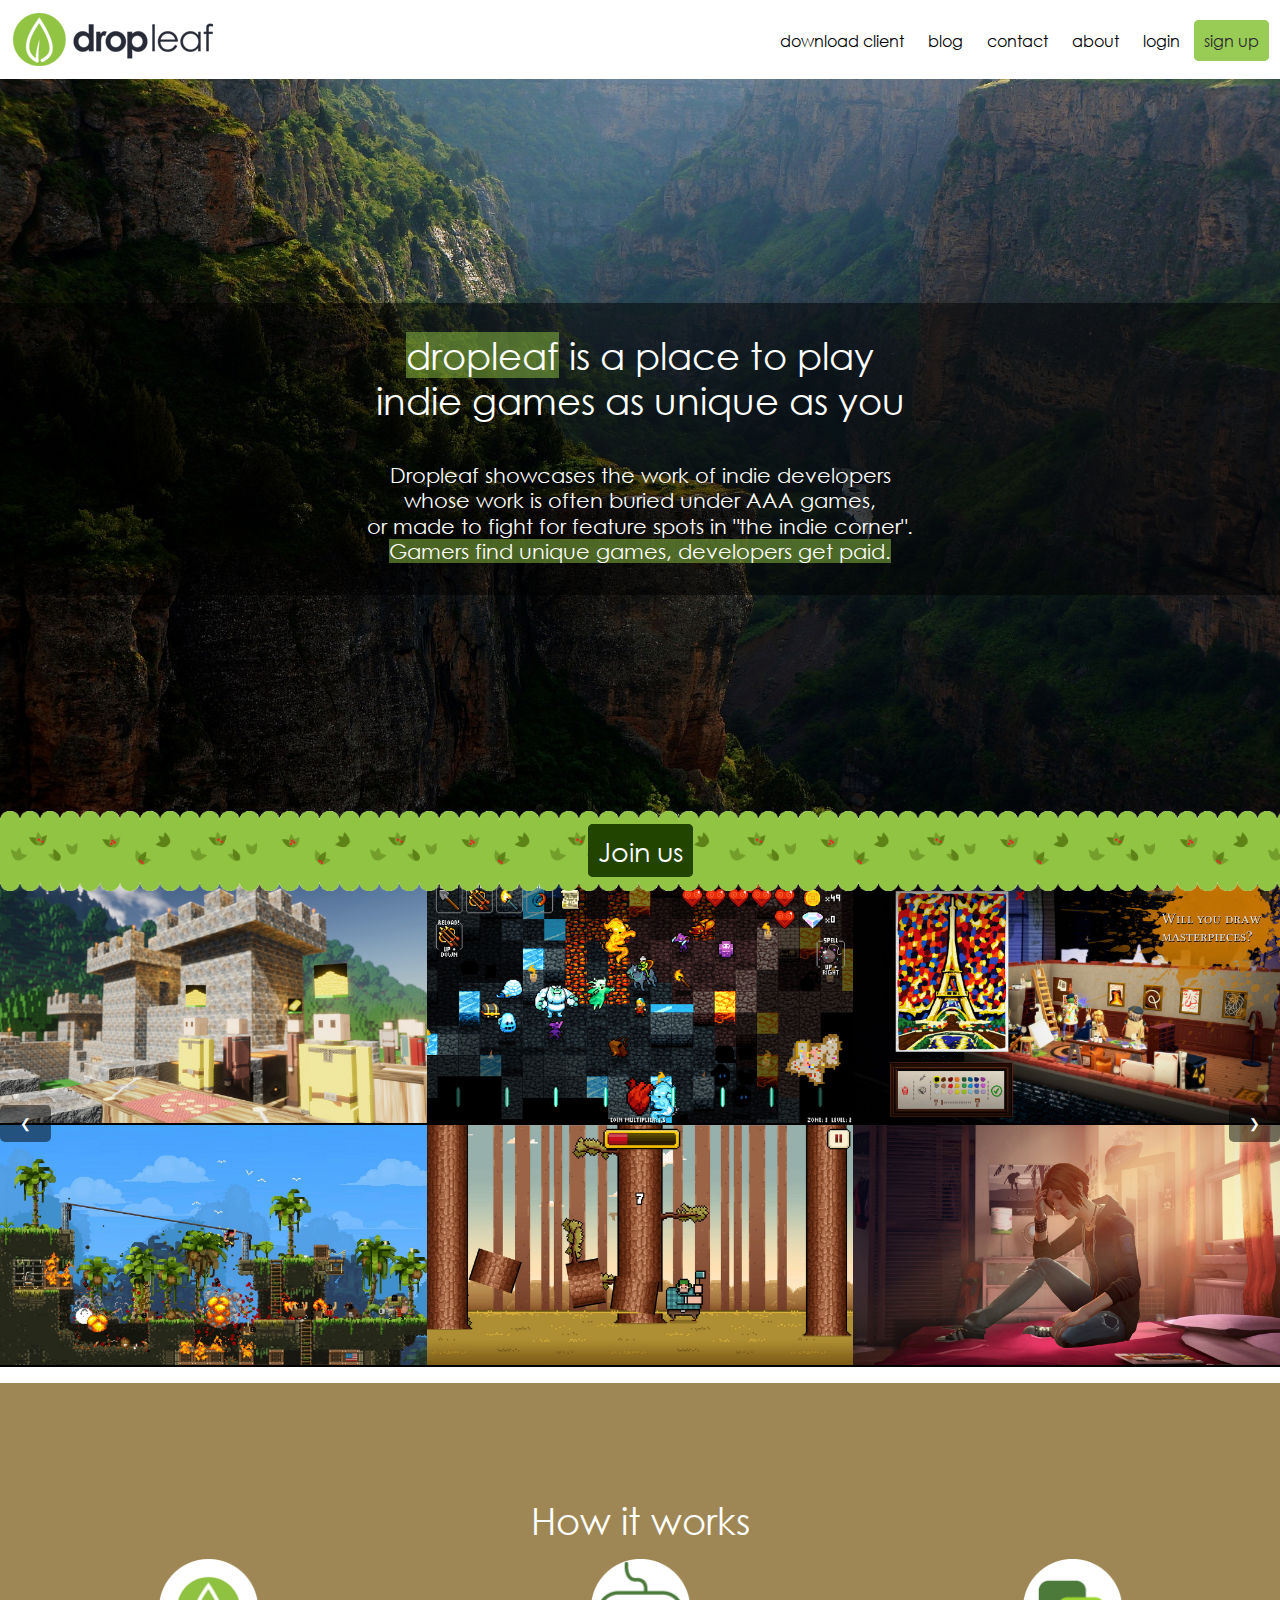
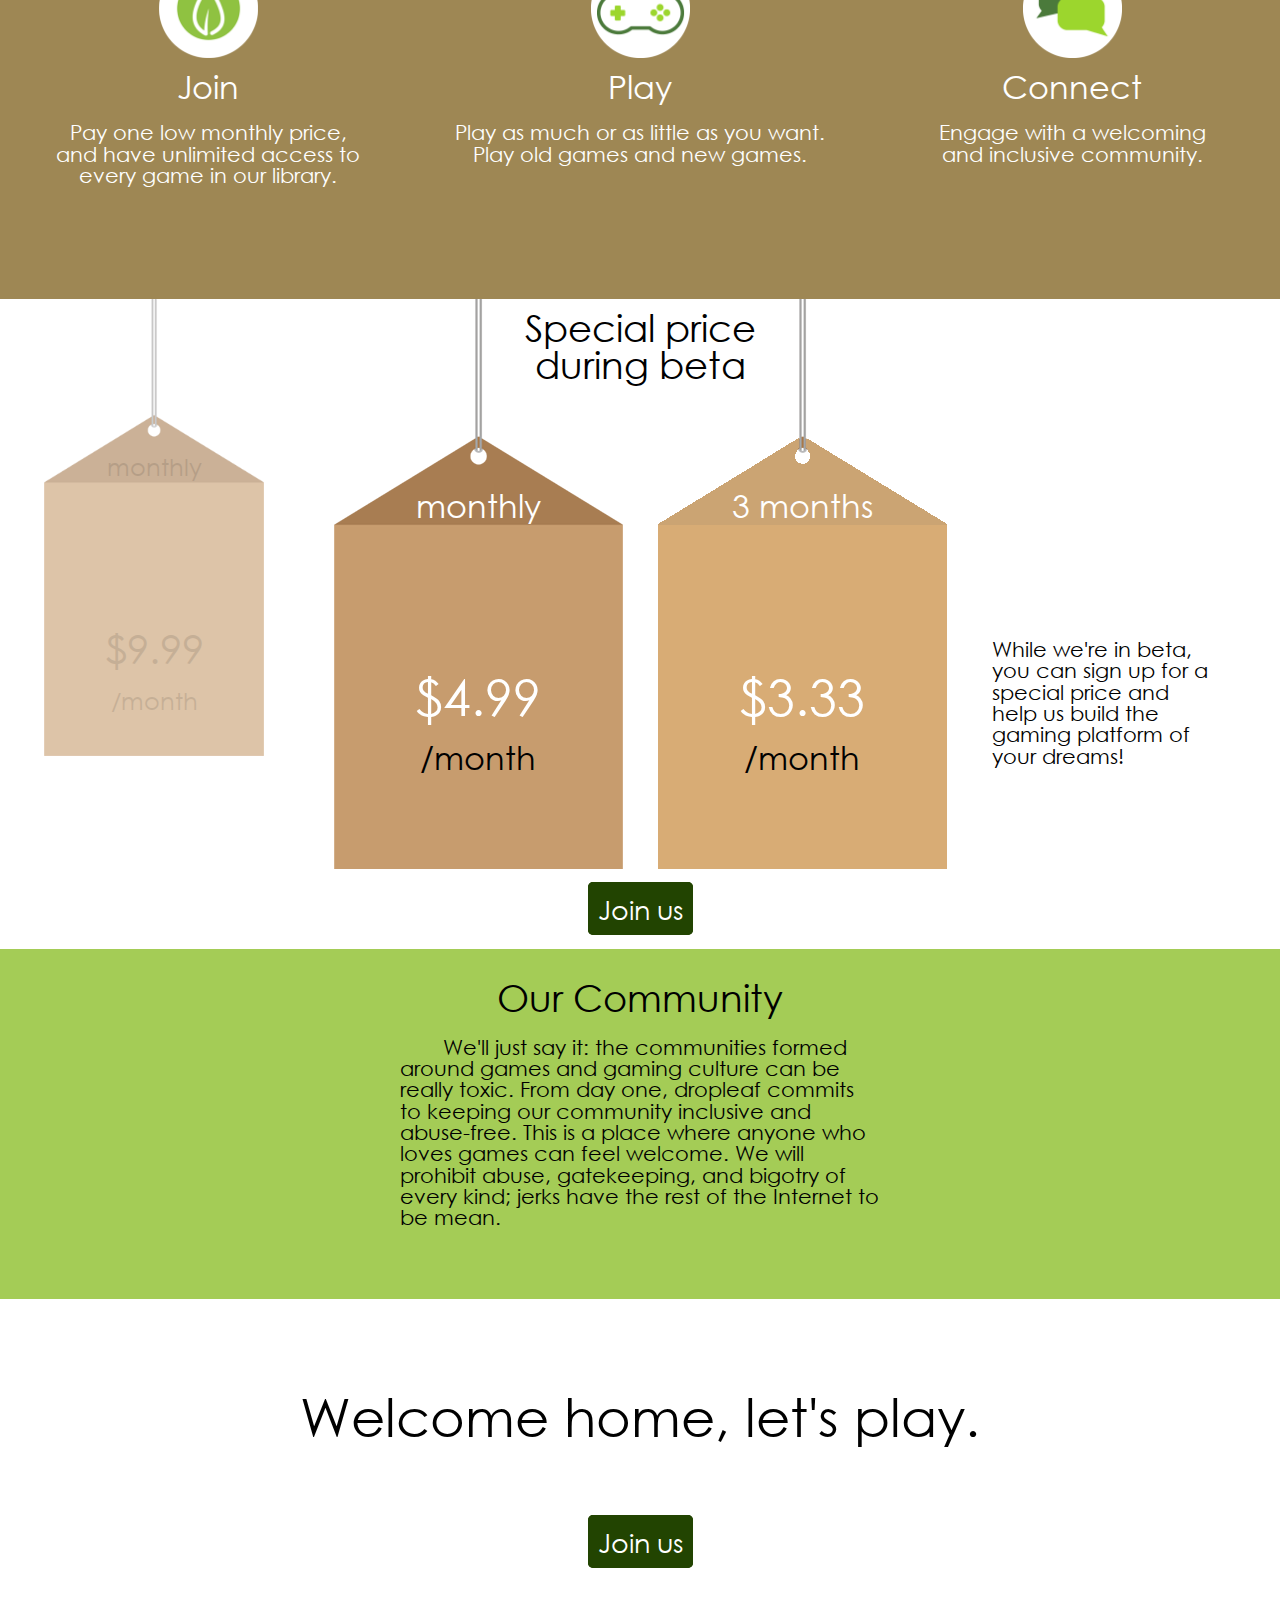
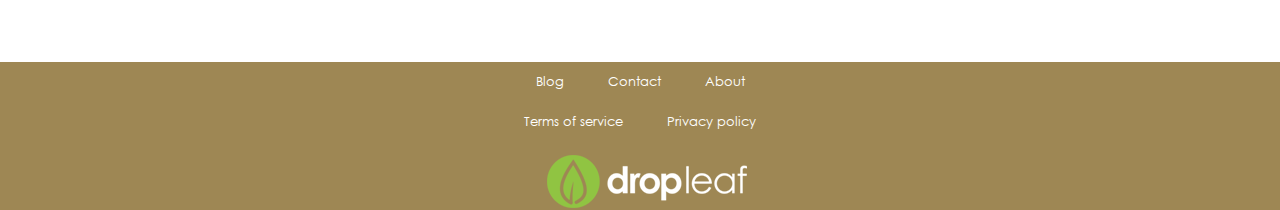
<file: dropleaf/index.html>
<!DOCTYPE html>
<head>
	<link rel="stylesheet" href="css/reset.css">
	<link rel="stylesheet" href="css/style.css">
	<script src="css/slider.js"></script>
	<meta charset="UTF-8">
	<title>dropleaf</title>
</head>
<body>
	<div class="header">
		<div class="logo">
			<img src="img/Logo.png" alt="dropleaf logo" width=200px href="#"></img>
		</div>
		<div class="menubar">
			<span class="menubar">
				<a href="#">download client</a>
				<a href="#">blog</a>
				<a href="#">contact</a>
				<a href="#">about</a>
				<a href="#">login</a>
				<a id="sign-up" href="#">sign up</a>
			</span>
		</div>
	</div>
	<div class=slogan>
		<div class=slogan-text>
			<h1><span class=highlight>dropleaf</span> is a place to play<br>indie games as unique as you</h1>
			<p>Dropleaf showcases the work of indie developers<br>whose work is often buried under AAA games,<br>or made to fight for feature spots in "the indie corner".<br><span class=highlight>Gamers find unique games, developers get paid.</span></p>
		</div>
	</div>
	<div class="bush">
		<a href="#" class="join">Join us</a>
	</div>
	<div class="game-grid">
		<div class="slider">
			<table class="no-spacing" cellspacing="0">
				<tr>
					<td><div class="no-overflow"><a href="#"><img class="game-screenshot" src="img/game-screenshots/1.jpg"></a></div></td>
					<td><div class="no-overflow"><a href="#"><img class="game-screenshot" src="img/game-screenshots/2.jpg"></a></div></td>
					<td><div class="no-overflow"><a href="#"><img class="game-screenshot" src="img/game-screenshots/3.jpg"></a></div></td>
				</tr>
				<tr>
					<td><div class="no-overflow"><a href="#"><img class="game-screenshot" src="img/game-screenshots/4.jpg"></a></div></td>
					<td><div class="no-overflow"><a href="#"><img class="game-screenshot" src="img/game-screenshots/5.jpg"></a></div></td>
					<td><div class="no-overflow"><a href="#"><img class="game-screenshot" src="img/game-screenshots/6.jpg"></a></div></td>
				</tr>
			</table>
		</div>
		<div class="slider">
			<table class="no-spacing" cellspacing="0">
				<tr>
					<td><div class="no-overflow"><a href="#"><img class="game-screenshot" src="img/game-screenshots/7.jpg"></a></div></td>
					<td><div class="no-overflow"><a href="#"><img class="game-screenshot" src="img/game-screenshots/8.jpg"></a></div></td>
					<td><div class="no-overflow"><a href="#"><img class="game-screenshot" src="img/game-screenshots/9.jpg"></a></div></td>
				</tr>
				<tr>
					<td><div class="no-overflow"><a href="#"><img class="game-screenshot" src="img/game-screenshots/10.jpg"></a></div></td>
					<td><div class="no-overflow"><a href="#"><img class="game-screenshot" src="img/game-screenshots/11.jpg"></a></div></td>
					<td><div class="no-overflow"><a href="#"><img class="game-screenshot" src="img/game-screenshots/12.jpg"></a></div></td>
				</tr>
			</table>
		</div>
		<div class="slider">
			<table class="no-spacing" cellspacing="0">
				<tr>
					<td><div class="no-overflow"><a href="#"><img class="game-screenshot" src="img/game-screenshots/13.jpg"></a></div></td>
					<td><div class="no-overflow"><a href="#"><img class="game-screenshot" src="img/game-screenshots/14.jpg"></a></div></td>
					<td><div class="no-overflow"><a href="#"><img class="game-screenshot" src="img/game-screenshots/15.jpg"></a></div></td>
				</tr>
				<tr>
					<td><div class="no-overflow"><a href="#"><img class="game-screenshot" src="img/game-screenshots/16.jpg"></a></div></td>
					<td><div class="no-overflow"><a href="#"><img class="game-screenshot" src="img/game-screenshots/17.jpg"></a></div></td>
					<td><div class="no-overflow"><a href="#"><img class="game-screenshot" src="img/game-screenshots/18.jpg"></a></div></td>
				</tr>
			</table>
		</div>
		<script type="text/javascript">showDivs(1);</script>
		<button class="button-slider button-slider-left" onclick="plusDivs(-1)">&#10094;</button>
		<button class="button-slider button-slider-right" onclick="plusDivs(1)">&#10095;</button>
	</div>
	<div class="how-it-works">
		<div class="how-it-works-text">
			<h1>How it works</h1>
			<div class="three-columns">
				<div class="column">
					<img src="img/icon_join.png" width=25%>
					<h2>Join</h2>
					<p>Pay one low monthly price,<br>and have unlimited access to<br>every game in our library.</p>
				</div>
				<div class="column">
					<img src="img/icon_play3.png" width=25%>
					<h2>Play</h2>
					<p>Play as much or as little as you want.<br>Play old games and new games.</p>
				</div>
				<div class="column">
					<img src="img/icon_connect.png" width=25%>
					<h2>Connect</h2>
					<p>Engage with a welcoming<br>and inclusive community.</p>
				</div>
			</div>
		</div>
	</div>
	<div class="pricing">
		<h1 class="floating">Special price<br>during beta</h1>
		<div class="four-columns">
			<div class="column pricetag fade">
				<!-- <img src="img/price-tag.png" height="600px"> -->
				<h2 class="frequency">monthly</h2>
				<h1>$9.99</h1>
				<h2>/month</h2>
			</div>
			<div class="column pricetag">
				<!-- <img src="img/price-tag.png" height="600px"> -->
				<h2 class="white frequency">monthly</h2>
				<h1 class="white">$4.99</h1>
				<h2>/month</h2>
			</div>
			<div class="column pricetag pricetag2">
				<!-- <img src="img/price-tag.png" height="600px"> -->
				<h2 class="white frequency">3 months</h2>
				<h1 class="white">$3.33</h1>
				<h2>/month</h2>
			</div>
			<div class="column left-align">
				<p>While we're in beta,<br>you can sign up for a<br>special price and<br>help us build the<br>gaming platform of<br>your dreams!</p>
				<!-- <span>&nbsp;</span> -->
				<span>&nbsp;</span>
			</div>
		</div>
		<a href="#" class="join">Join us</a>
	</div>
	<div class="community">
		<div class="community-text">
			<h1>Our Community</h1>
			<div><p class="indent">We'll just say it: the communities formed around games and gaming culture can be really toxic. From day one, dropleaf commits to keeping our community inclusive and abuse-free. This is a place where anyone who loves games can feel welcome. We will prohibit abuse, gatekeeping, and bigotry of every kind; jerks have the rest of the Internet to be mean.</p></div>
		</div>
	</div>
	<div class="welcome-home">
		<h1>Welcome home, let's play.</h1>
		<a href="#" class="join">Join us</a>
	</div>
	<div class="footer">
		<a href="#">Blog</a>
		<a href="#">Contact</a>
		<a href="#">About</a>
		<br>
		<a href="#">Terms of service</a>
		<a href="#">Privacy policy</a>
		<div class="logo">
			<img src="img/Logo_white.png" alt="dropleaf logo" width=200px href="#"></img>
		</div>
	</div>
</body>
</file>
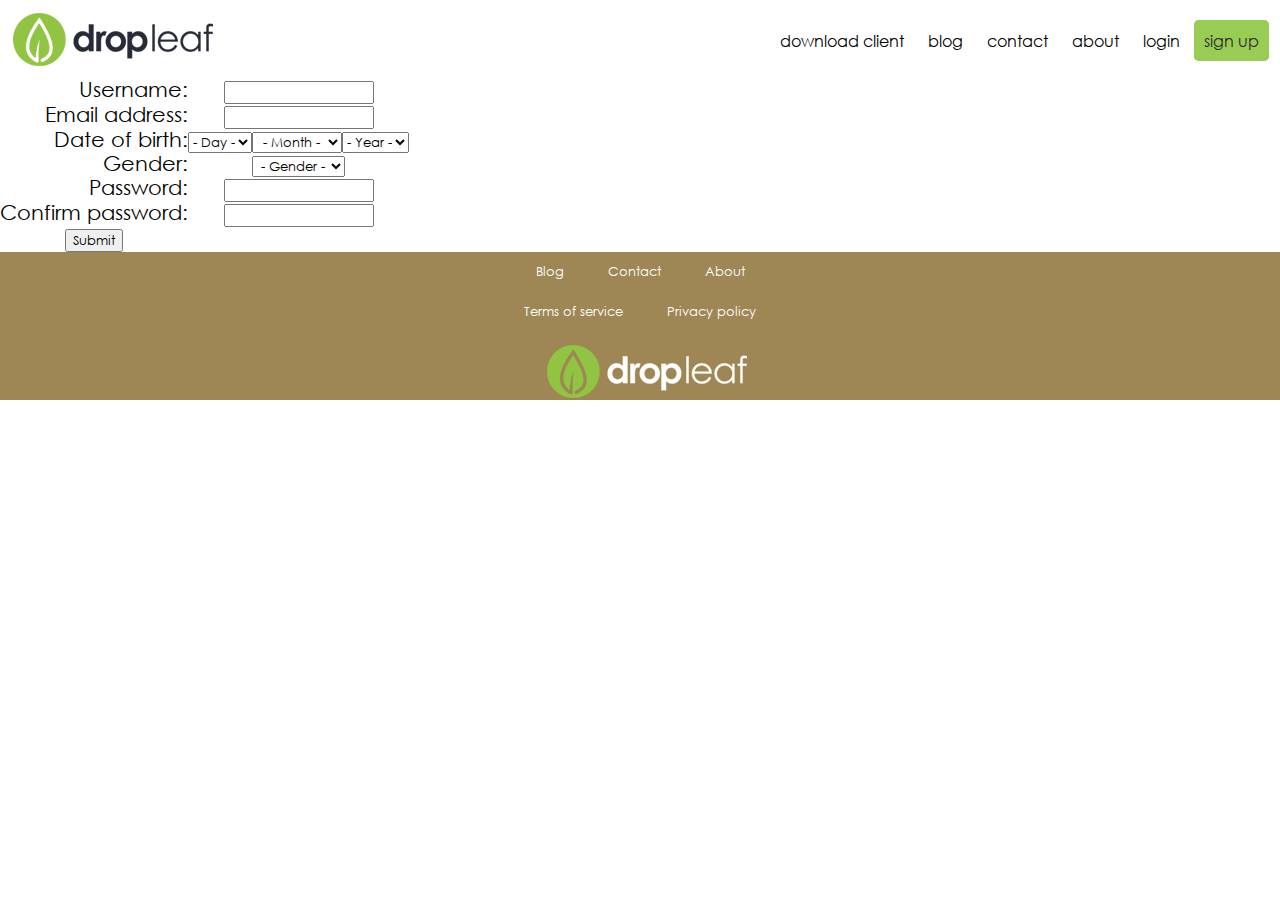
<file: dropleaf/join.html>
<!DOCTYPE html>
<head>
	<link rel="stylesheet" href="css/reset.css">
	<link rel="stylesheet" href="css/style.css">
</head>
<body>
	<div class="header">
		<div class="logo">
			<img src="img/Logo.png" alt="dropleaf logo" width=200px href="#"></img>
		</div>
		<div class="menubar">
			<span class="menubar">
				<a href="#">download client</a>
				<a href="#">blog</a>
				<a href="#">contact</a>
				<a href="#">about</a>
				<a href="#">login</a>
				<a id="sign-up" href="#">sign up</a>
			</span>
		</div>
	</div>
	<div class="sign-up-form">
		<form action="#" method="post">
			<p>
				<label for="username">Username: </label>
				<input id="username" type="text" name="username">
			</p>
			<p>
				<label for="email">Email address: </label>
				<input id="email" type="text" name="email">
			</p>
			<p>
				<label for="dob">Date of birth: </label>
				<select id="dob" name="dob-day">
					<option> - Day - </option>
					<option value="1">1</option>
					<option value="2">2</option>
					<option value="3">3</option>
					<option value="4">4</option>
					<option value="5">5</option>
					<option value="6">6</option>
					<option value="7">7</option>
					<option value="8">8</option>
					<option value="9">9</option>
					<option value="10">10</option>
					<option value="11">11</option>
					<option value="12">12</option>
					<option value="13">13</option>
					<option value="14">14</option>
					<option value="15">15</option>
					<option value="16">16</option>
					<option value="17">17</option>
					<option value="18">18</option>
					<option value="19">19</option>
					<option value="20">20</option>
					<option value="21">21</option>
					<option value="22">22</option>
					<option value="23">23</option>
					<option value="24">24</option>
					<option value="25">25</option>
					<option value="26">26</option>
					<option value="27">27</option>
					<option value="28">28</option>
					<option value="29">29</option>
					<option value="30">30</option>
					<option value="31">31</option>
				</select>
				<select name="dob-month">
					<option> - Month - </option>
					<option value="January">January</option>
					<option value="February">February</option>
					<option value="Mars">Mars</option>
					<option value="April">April</option>
					<option value="May">May</option>
					<option value="June">June</option>
					<option value="July">July</option>
					<option value="September">September</option>
					<option value="October">October</option>
					<option value="November">November</option>
					<option value="December">December</option>
				</select>
				<select name="dob-year">
					<option> - Year - </option>
					<option value="2015">2015</option>
					<option value="2014">2014</option>
					<option value="2013">2013</option>
					<option value="2012">2012</option>
					<option value="2011">2011</option>
					<option value="2010">2010</option>
					<option value="2009">2009</option>
					<option value="2008">2008</option>
					<option value="2007">2007</option>
					<option value="2006">2006</option>
					<option value="2005">2005</option>
					<option value="2004">2004</option>
					<option value="2003">2003</option>
					<option value="2002">2002</option>
					<option value="2001">2001</option>
					<option value="2000">2000</option>
					<option value="1999">1999</option>
					<option value="1998">1998</option>
					<option value="1997">1997</option>
					<option value="1996">1996</option>
					<option value="1995">1995</option>
					<option value="1994">1994</option>
					<option value="1993">1993</option>
					<option value="1992">1992</option>
					<option value="1991">1991</option>
					<option value="1990">1990</option>
					<option value="1989">1989</option>
					<option value="1988">1988</option>
					<option value="1987">1987</option>
					<option value="1986">1986</option>
					<option value="1985">1985</option>
					<option value="1984">1984</option>
					<option value="1983">1983</option>
					<option value="1982">1982</option>
					<option value="1981">1981</option>
					<option value="1980">1980</option>
					<option value="1979">1979</option>
					<option value="1978">1978</option>
					<option value="1977">1977</option>
					<option value="1976">1976</option>
					<option value="1975">1975</option>
					<option value="1974">1974</option>
					<option value="1973">1973</option>
					<option value="1972">1972</option>
					<option value="1971">1971</option>
					<option value="1970">1970</option>
					<option value="1969">1969</option>
					<option value="1968">1968</option>
					<option value="1967">1967</option>
					<option value="1966">1966</option>
					<option value="1965">1965</option>
					<option value="1964">1964</option>
					<option value="1963">1963</option>
					<option value="1962">1962</option>
					<option value="1961">1961</option>
					<option value="1960">1960</option>
					<option value="1959">1959</option>
					<option value="1958">1958</option>
					<option value="1957">1957</option>
					<option value="1956">1956</option>
					<option value="1955">1955</option>
					<option value="1954">1954</option>
					<option value="1953">1953</option>
					<option value="1952">1952</option>
					<option value="1951">1951</option>
					<option value="1950">1950</option>
					<option value="1949">1949</option>
					<option value="1948">1948</option>
					<option value="1947">1947</option>	
				</select>
			</p>
			<p>
				<label for="gender">Gender: </label>
				<select id="gender">
					<option> - Gender - </option>
					<option name="male">Male</option>
					<option name="female">Female</option>
					<option name="nonbinary">Non-binary</option>
					<option name="other">Other</option>
				</select>
			</p>
			<p>
				<label for="password">Password: </label>
				<input id="password" type="password" name="password">
			</p>
			<p>
				<label for="confirmpassword">Confirm password: </label>
				<input id="confirmpassword" type="password" name="confirmpassword">
			</p>
			<p>
				<input type="submit" value="Submit">
			</p>
		</form>
	</div>
	<div class="footer">
		<a href="#">Blog</a>
		<a href="#">Contact</a>
		<a href="#">About</a>
		<br>
		<a href="#">Terms of service</a>
		<a href="#">Privacy policy</a>
		<div class="logo">
			<img src="img/Logo_white.png" alt="dropleaf logo" width=200px href="#"></img>
		</div>
	</div>
</body>
</file>
<file: dropleaf/css/style.css>
@font-face {
    font-family: century-gothic;
    src: url(GOTHIC.TTF);
}

* {
	text-align: center;
	font-family: century-gothic;
	overflow-x: hidden;
}

p, h1, h2 {
	padding: 10px;
	font-weight: normal;
}

p {
    font-size: 16pt;
}

h1 {
    font-size: 28pt;
}

h2 {
    font-size: 24pt
}

a {
	text-decoration: none;
}

.header {
	-webkit-columns: 0px 2; /* Chrome, Safari, Opera */
    -moz-columns: 0px 2; /* Firefox */
    columns: 0px 2;
}

.logo {
	padding-top: 13px;
	padding-left: 13px;
    overflow-y: hidden;
}

.header>.logo {
	text-align: left;
}

.menubar {
	width: 50vw;
	text-align: right;
	vertical-align: middle;
	line-height: 57px;
	padding: 10px;
	padding-right: 29px;
}

.menubar>a {
	color: black;
	padding: 10px;
}

.slogan {
	background-color: #9E8754;
    background: url("../img/hero1.jpg");
    background-size: cover;
    color: white;
    height: calc(100vh - 160px);
    display: table;
    width:100%;
    /*line-height: 800px;*/
}

.slogan h1 {
	padding: 30px;
}

.slogan p {
	padding-bottom: 30px;
}

.slogan-text>* {
    line-height: 120%;
	background: rgba(0, 0, 0, 0.5);
	background-blend-mode: multiply;
}


.slogan-text {
    display:table-cell;
    vertical-align: middle;
}

.highlight {
    background-color: rgba(144, 196, 66, 0.5);
}

.bush {
    background-color: #90C442; /*fallback for ancient browsers*/
    background: url("../img/tree3_tile.png"), rgba(0,0,0,0);
    background-size: auto 100%;
    position: relative;
    top: -8px;
    bottom: -8px;
    z-index: 10;
}

.join {
	font-size: 20pt;
	line-height: 80px;
	color: white;
	background-color: #224401;
	border: 10px solid #224401;
	border-radius: 5px;
}

#sign-up {
	padding: 0px;
	color: #2A2831;
	background-color: #99CC55;
	border: 10px solid #99CC55;
	border-radius: 5px;
}

.game-grid {
    position: relative;
    top: -16px;
}

.game-screenshot {
    width: 100%;
    /*z-index: 2;*/
    transition: all .2s ease-in-out;
    overflow: hidden;
}

.no-spacing a {
    overflow: hidden;
}

.no-overflow {
    overflow: hidden;
}

/*.leaf>img,.leaf>a>img {
    position: absolute;
    left: 0px;
    top: 0px;
}*/

.game-screenshot:hover {
    /*z-index: 1;*/
    transform: scale(1.08);
}

.how-it-works {
    border-top: solid 16px #9E8754;
	background-color: #9E8754;
	color: white;
    height: 500px;
    display: table;
    width: 100%;
}

.how-it-works-text {
    display: table-cell;
    vertical-align: middle;
}

.three-columns {
	-webkit-columns: 100px 3; /* Chrome, Safari, Opera */
    -moz-columns: 100px 3; /* Firefox */
    columns: 100px 3;
}

.three-columns.nogap {
	-webkit-columns: 0px 3; /* Chrome, Safari, Opera */
    -moz-columns: 0px 3; /* Firefox */
    columns: 0px 3;
}

table.no-spacing {
    table-layout:fixed;
    width: 100%;
    border-spacing: 0; /* Removes the cell spacing via CSS */
    overflow: hidden;
    background-color: black;
}

.four-columns {
	-webkit-columns: 30px 4; /* Chrome, Safari, Opera */
    -moz-columns: 30px 4; /* Firefox */
    columns: 30px 4;
}

.five-columns {
	-webkit-columns: 0px 5; /* Chrome, Safari, Opera */
    -moz-columns: 0px 5; /* Firefox */
    columns: 0px 5;
}

.button-slider {
    cursor: pointer;
    position: absolute;
    top: calc(50% - 20px);
	background-color: rgba(0, 0, 0, 0.5);
	background-size: 40px;
	border: none;
	border-radius: 5px;
	color: white;
	padding: 10px 20px 10px 20px;
	text-align: center;
}

.button-slider-left {
    left: 0px;
}

.button-slider-right {
    right: 0px;
}

.button-slider:hover {
	background-color: #6fb569;
}

.column, .column>h2 {
	padding: 10px;
}

.community {
	background-color: #BCDA8E;
}

.community>h1 {
	padding-top: 40px;
}

.community-text>div>p {
  text-align: left;
}

/*.community {
	background-color: #9E8754;
    background: url("../img/hero2.jpg");
    background-size: cover;
    color: white;
    height: 750px;
    height: calc(100vh - 300px);
    display: table;
    width:100%;
}*/ 
.community {
	display: table;
	background-color: #a4cc56;
	width: 100%;
	height: 350px;
	color: black;
	text-align: center;
}

.community-text {
    display: table-cell;
	vertical-align: middle;
	text-align: center;
}

.community-text>div {
  width: 500px;
  margin: 0 auto;
  padding-bottom: 40px;
}

.indent {
    text-indent: 2em;
}

.welcome-home {
    margin: 80px;
}

.welcome-home>h1 {
	font-size: 40pt;
	/*padding: 60px;*/
	padding-bottom: 60px;
}

/*.welcome-home>* {
    display: table-cell;
    vertical-align: middle;
}*/

.footer {
	background-color: #9E8754;
}

.footer>a {
	font-size: 10pt;
	color: white;
	margin: 20px;
	line-height: 40px;
}

.left-align>p {
	text-align: left;
	padding-top: 330px;
}

.pricing {

}

.pricing>h2 {
    z-index: -20;
}

.pricing>.floating {
    position: absolute;
    margin-left: auto;
    margin-right: auto;
    left: 0;
    right: 0;
}

.four-columns {
    overflow: visible;
}

.pricetag {
    background-image: url("../img/price-tag.png");
    background-size: 289px;
    background-repeat: no-repeat;
    background-position: center;
    min-height: 550px;
    position: relative;
}

.pricetag.pricetag2 {
    background-image: url("../img/price-tag2.png");
}

.pricetag.fade {
    background-image: url("../img/price-tag3.png");
}

.pricetag>* {
    padding-top:140px;
}

.frequency {
    padding-top: 180px !important;
}

.white {
    color: white;
}

.pricetag>h1 {
    font-size: 50px;
}

.fade {
    background-size: 220px;
    background-position: center top;
    padding-top: 0px;
}

.fade>* {
    opacity: 0.1;
}

.fade>h2 {
    font-size: 18pt;
}

.fade>h1 {
    font-size: 30pt;
}

.fade>.frequency {
    padding-top: 155px !important;
}

.sign-up-form>form>p>* {
    /*text-align: left;
	margin: auto;
    width: 50%;
    padding: 10px;*/
	/*padding-top: 0px;*/
}

.sign-up-form>form  {
    display: table;
}

.sign-up-form>form>p {
    display: table-row;
}

.sign-up-form>form>p>label {
    display: table-cell;
    text-align: right;
    /*display: inline-block; width: 210px; text-align: right;*/
}

.sign-up-form>form>p>input {
    display: table-cell;
    text-align: left;
}
</file>
